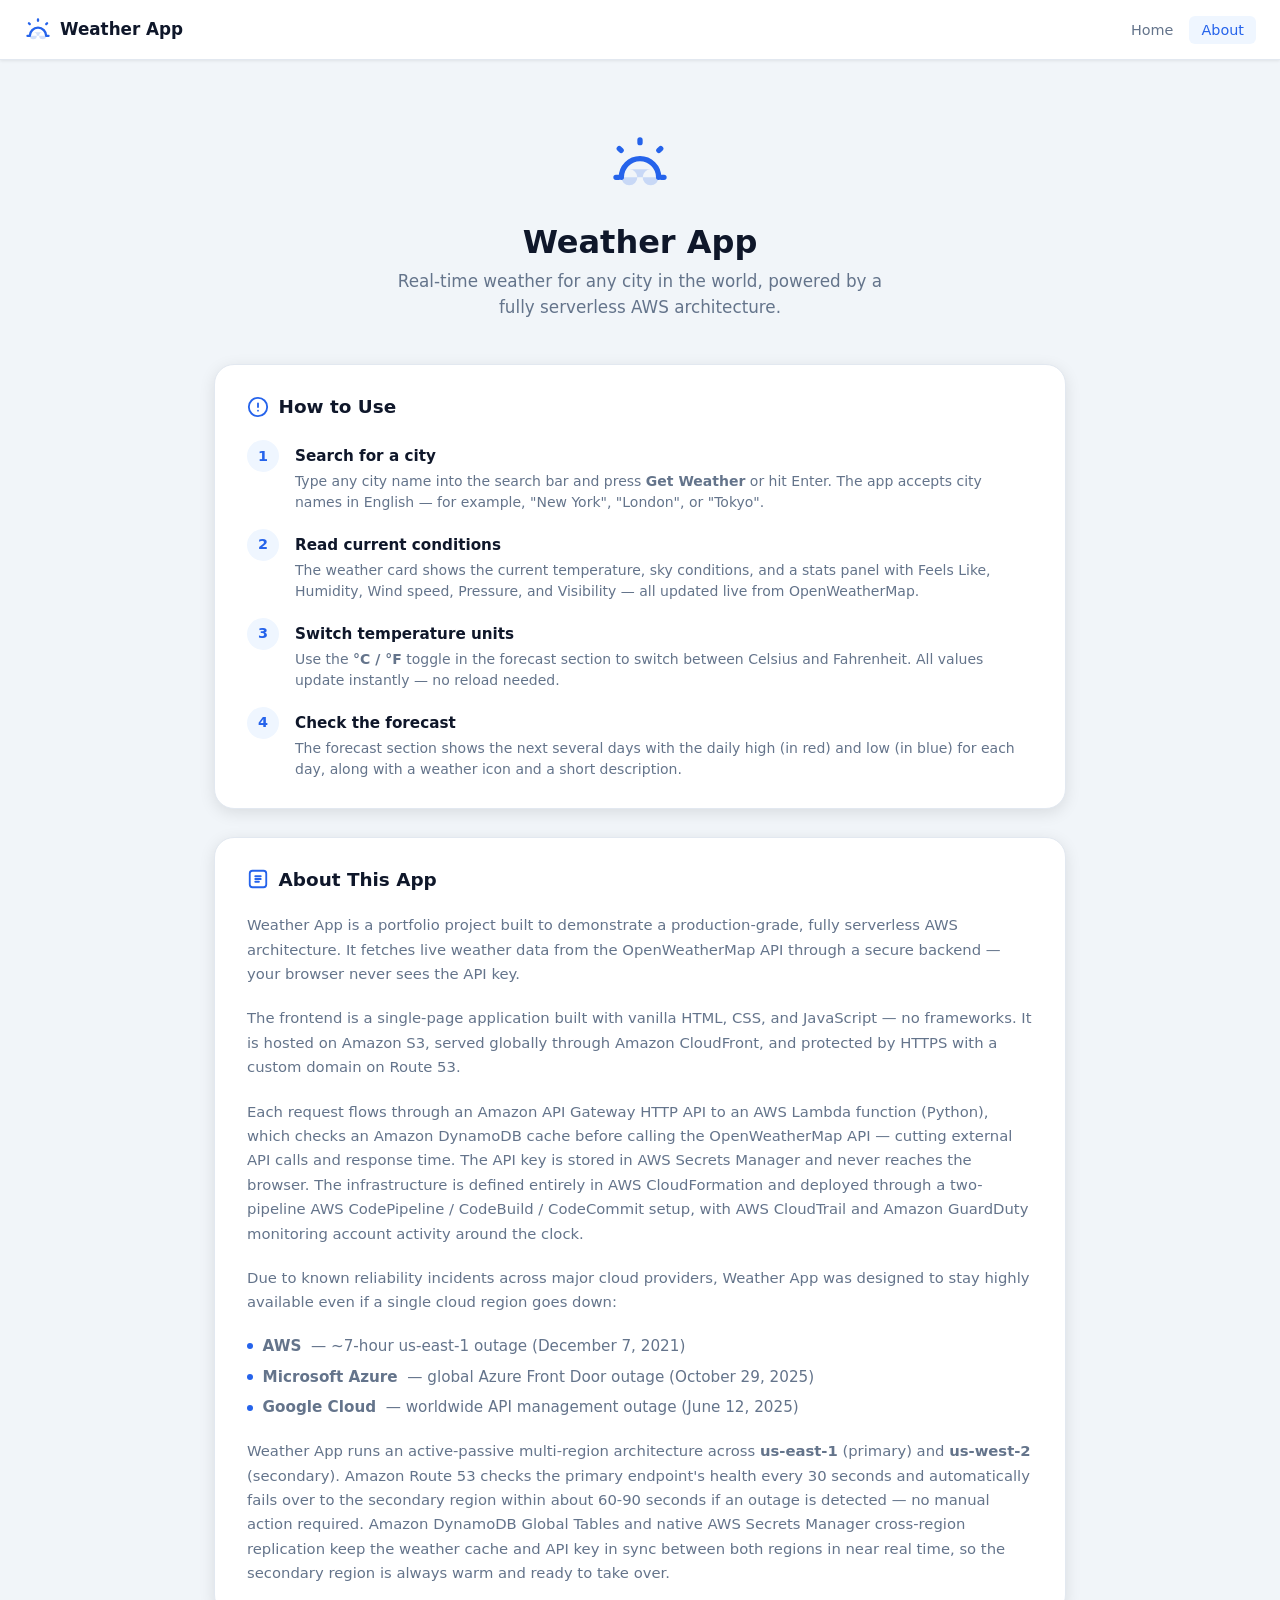
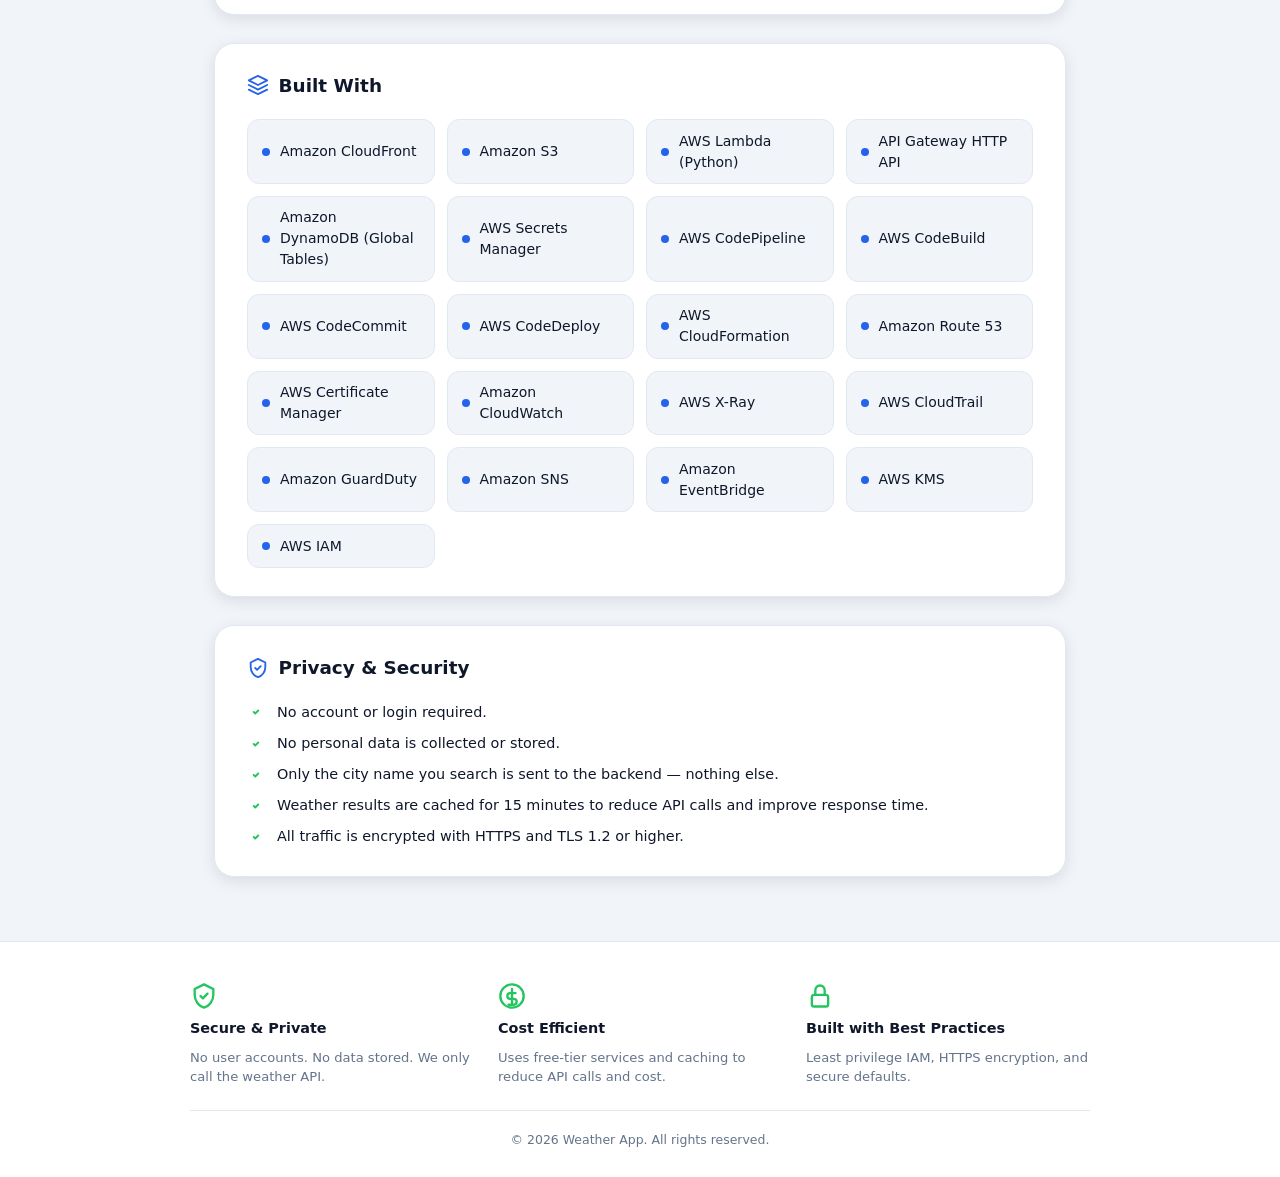
<file: frontend/about/index.html>
<!DOCTYPE html>
<html lang="en">
<head>
  <meta charset="UTF-8" />
  <meta name="viewport" content="width=device-width, initial-scale=1.0" />
  <meta name="description" content="About the Weather App — how it works and how to use it." />

  <meta http-equiv="Content-Security-Policy"
    content="
      default-src 'self';
      script-src  'self';
      style-src   'self' https://fonts.googleapis.com;
      font-src    'self' https://fonts.gstatic.com;
      img-src     'self' data:;
      connect-src 'self';
    " />

  <title>About — Weather App</title>
  <link rel="preconnect" href="https://fonts.googleapis.com" />
  <link rel="preconnect" href="https://fonts.gstatic.com" crossorigin />
  <link href="https://fonts.googleapis.com/css2?family=Inter:wght@400;500;600;700&display=swap" rel="stylesheet" />
  <link rel="stylesheet" href="../css/styles.css" />
</head>
<body>

  <!-- ── Navigation ──────────────────────────────────────────────────────── -->
  <header class="nav" role="banner">
    <a href="/" class="nav__brand" aria-label="Weather App home">
      <svg class="nav__logo" viewBox="0 0 24 24" fill="none" aria-hidden="true">
        <path d="M3 17h1m16 0h1M12 3v1m-7.07 2.93-.71-.71M19.07 6.93l.71-.71M5 17a7 7 0 0 1 14 0" stroke="currentColor" stroke-width="2" stroke-linecap="round"/>
        <path d="M5 17h14a3 3 0 1 1-3-3H8a3 3 0 1 1-3 3Z" fill="currentColor" opacity=".2"/>
      </svg>
      <span class="nav__title">Weather App</span>
    </a>
    <nav aria-label="Main navigation">
      <ul class="nav__links" role="list">
        <li><a href="/" class="nav__link">Home</a></li>
        <li><a href="/about/" class="nav__link nav__link--active" aria-current="page">About</a></li>
      </ul>
    </nav>
  </header>

  <!-- ── Main content ─────────────────────────────────────────────────────── -->
  <main class="main" id="main-content">

    <!-- Hero -->
    <div class="about-hero">
      <svg class="about-hero__icon" viewBox="0 0 24 24" fill="none" aria-hidden="true">
        <path d="M3 17h1m16 0h1M12 3v1m-7.07 2.93-.71-.71M19.07 6.93l.71-.71M5 17a7 7 0 0 1 14 0" stroke="currentColor" stroke-width="2" stroke-linecap="round"/>
        <path d="M5 17h14a3 3 0 1 1-3-3H8a3 3 0 1 1-3 3Z" fill="currentColor" opacity=".2"/>
      </svg>
      <h1 class="about-hero__title">Weather App</h1>
      <p class="about-hero__subtitle">
        Real-time weather for any city in the world, powered by a fully serverless AWS architecture.
      </p>
    </div>

    <!-- How to use -->
    <section class="about-section" aria-labelledby="how-to-use">
      <h2 class="about-section__title" id="how-to-use">
        <svg class="about-section__title-icon" viewBox="0 0 24 24" fill="none" aria-hidden="true">
          <circle cx="12" cy="12" r="10" stroke="currentColor" stroke-width="2"/>
          <path d="M12 8v4m0 4h.01" stroke="currentColor" stroke-width="2" stroke-linecap="round"/>
        </svg>
        How to Use
      </h2>
      <ol class="steps" role="list">
        <li class="step">
          <span class="step__number" aria-hidden="true">1</span>
          <div class="step__body">
            <p class="step__label">Search for a city</p>
            <p class="step__desc">Type any city name into the search bar and press <strong>Get Weather</strong> or hit Enter. The app accepts city names in English — for example, "New York", "London", or "Tokyo".</p>
          </div>
        </li>
        <li class="step">
          <span class="step__number" aria-hidden="true">2</span>
          <div class="step__body">
            <p class="step__label">Read current conditions</p>
            <p class="step__desc">The weather card shows the current temperature, sky conditions, and a stats panel with Feels Like, Humidity, Wind speed, Pressure, and Visibility — all updated live from OpenWeatherMap.</p>
          </div>
        </li>
        <li class="step">
          <span class="step__number" aria-hidden="true">3</span>
          <div class="step__body">
            <p class="step__label">Switch temperature units</p>
            <p class="step__desc">Use the <strong>°C / °F</strong> toggle in the forecast section to switch between Celsius and Fahrenheit. All values update instantly — no reload needed.</p>
          </div>
        </li>
        <li class="step">
          <span class="step__number" aria-hidden="true">4</span>
          <div class="step__body">
            <p class="step__label">Check the forecast</p>
            <p class="step__desc">The forecast section shows the next several days with the daily high (in red) and low (in blue) for each day, along with a weather icon and a short description.</p>
          </div>
        </li>
      </ol>
    </section>

    <!-- About the app -->
    <section class="about-section" aria-labelledby="about-app">
      <h2 class="about-section__title" id="about-app">
        <svg class="about-section__title-icon" viewBox="0 0 24 24" fill="none" aria-hidden="true">
          <rect x="3" y="3" width="18" height="18" rx="3" stroke="currentColor" stroke-width="2"/>
          <path d="M9 9h6M9 12h6M9 15h4" stroke="currentColor" stroke-width="2" stroke-linecap="round"/>
        </svg>
        About This App
      </h2>
      <p class="about-section__body">
        Weather App is a portfolio project built to demonstrate a production-grade, fully serverless AWS architecture. It fetches live weather data from the OpenWeatherMap API through a secure backend — your browser never sees the API key.
      </p>
      <p class="about-section__body">
        The frontend is a single-page application built with vanilla HTML, CSS, and JavaScript — no frameworks. It is hosted on Amazon S3, served globally through Amazon CloudFront, and protected by HTTPS with a custom domain on Route 53.
      </p>
      <p class="about-section__body">
        Each request flows through an Amazon API Gateway HTTP API to an AWS Lambda function (Python), which checks an Amazon DynamoDB cache before calling the OpenWeatherMap API — cutting external API calls and response time. The API key is stored in AWS Secrets Manager and never reaches the browser. The infrastructure is defined entirely in AWS CloudFormation and deployed through a two-pipeline AWS CodePipeline / CodeBuild / CodeCommit setup, with AWS CloudTrail and Amazon GuardDuty monitoring account activity around the clock.
      </p>
      <p class="about-section__body">
        Due to known reliability incidents across major cloud providers, Weather App was designed to stay highly available even if a single cloud region goes down:
      </p>
      <ul class="outage-list" role="list">
        <li class="outage-item"><span class="outage-item__dot"></span><strong>AWS</strong> — ~7-hour us-east-1 outage (December 7, 2021)</li>
        <li class="outage-item"><span class="outage-item__dot"></span><strong>Microsoft Azure</strong> — global Azure Front Door outage (October 29, 2025)</li>
        <li class="outage-item"><span class="outage-item__dot"></span><strong>Google Cloud</strong> — worldwide API management outage (June 12, 2025)</li>
      </ul>
      <p class="about-section__body">
        Weather App runs an active-passive multi-region architecture across <strong>us-east-1</strong> (primary) and <strong>us-west-2</strong> (secondary). Amazon Route 53 checks the primary endpoint's health every 30 seconds and automatically fails over to the secondary region within about 60-90 seconds if an outage is detected — no manual action required. Amazon DynamoDB Global Tables and native AWS Secrets Manager cross-region replication keep the weather cache and API key in sync between both regions in near real time, so the secondary region is always warm and ready to take over.
      </p>
    </section>

    <!-- Tech stack -->
    <section class="about-section" aria-labelledby="tech-stack">
      <h2 class="about-section__title" id="tech-stack">
        <svg class="about-section__title-icon" viewBox="0 0 24 24" fill="none" aria-hidden="true">
          <path d="M12 2L2 7l10 5 10-5-10-5ZM2 17l10 5 10-5M2 12l10 5 10-5" stroke="currentColor" stroke-width="2" stroke-linecap="round" stroke-linejoin="round"/>
        </svg>
        Built With
      </h2>
      <div class="tech-grid">
        <div class="tech-item"><span class="tech-item__dot"></span>Amazon CloudFront</div>
        <div class="tech-item"><span class="tech-item__dot"></span>Amazon S3</div>
        <div class="tech-item"><span class="tech-item__dot"></span>AWS Lambda (Python)</div>
        <div class="tech-item"><span class="tech-item__dot"></span>API Gateway HTTP API</div>
        <div class="tech-item"><span class="tech-item__dot"></span>Amazon DynamoDB (Global Tables)</div>
        <div class="tech-item"><span class="tech-item__dot"></span>AWS Secrets Manager</div>
        <div class="tech-item"><span class="tech-item__dot"></span>AWS CodePipeline</div>
        <div class="tech-item"><span class="tech-item__dot"></span>AWS CodeBuild</div>
        <div class="tech-item"><span class="tech-item__dot"></span>AWS CodeCommit</div>
        <div class="tech-item"><span class="tech-item__dot"></span>AWS CodeDeploy</div>
        <div class="tech-item"><span class="tech-item__dot"></span>AWS CloudFormation</div>
        <div class="tech-item"><span class="tech-item__dot"></span>Amazon Route 53</div>
        <div class="tech-item"><span class="tech-item__dot"></span>AWS Certificate Manager</div>
        <div class="tech-item"><span class="tech-item__dot"></span>Amazon CloudWatch</div>
        <div class="tech-item"><span class="tech-item__dot"></span>AWS X-Ray</div>
        <div class="tech-item"><span class="tech-item__dot"></span>AWS CloudTrail</div>
        <div class="tech-item"><span class="tech-item__dot"></span>Amazon GuardDuty</div>
        <div class="tech-item"><span class="tech-item__dot"></span>Amazon SNS</div>
        <div class="tech-item"><span class="tech-item__dot"></span>Amazon EventBridge</div>
        <div class="tech-item"><span class="tech-item__dot"></span>AWS KMS</div>
        <div class="tech-item"><span class="tech-item__dot"></span>AWS IAM</div>
      </div>
    </section>

    <!-- Privacy -->
    <section class="about-section" aria-labelledby="privacy">
      <h2 class="about-section__title" id="privacy">
        <svg class="about-section__title-icon" viewBox="0 0 24 24" fill="none" aria-hidden="true">
          <path d="M12 2L4 6v5c0 5.25 3.5 9.74 8 11 4.5-1.26 8-5.75 8-11V6L12 2Z" stroke="currentColor" stroke-width="2" stroke-linejoin="round"/>
          <path d="M9 12l2 2 4-4" stroke="currentColor" stroke-width="2" stroke-linecap="round" stroke-linejoin="round"/>
        </svg>
        Privacy &amp; Security
      </h2>
      <div class="privacy-list">
        <div class="privacy-item">
          <svg class="privacy-item__icon" viewBox="0 0 24 24" fill="none" aria-hidden="true">
            <path d="M9 12l2 2 4-4" stroke="currentColor" stroke-width="2.5" stroke-linecap="round" stroke-linejoin="round"/>
          </svg>
          No account or login required.
        </div>
        <div class="privacy-item">
          <svg class="privacy-item__icon" viewBox="0 0 24 24" fill="none" aria-hidden="true">
            <path d="M9 12l2 2 4-4" stroke="currentColor" stroke-width="2.5" stroke-linecap="round" stroke-linejoin="round"/>
          </svg>
          No personal data is collected or stored.
        </div>
        <div class="privacy-item">
          <svg class="privacy-item__icon" viewBox="0 0 24 24" fill="none" aria-hidden="true">
            <path d="M9 12l2 2 4-4" stroke="currentColor" stroke-width="2.5" stroke-linecap="round" stroke-linejoin="round"/>
          </svg>
          Only the city name you search is sent to the backend — nothing else.
        </div>
        <div class="privacy-item">
          <svg class="privacy-item__icon" viewBox="0 0 24 24" fill="none" aria-hidden="true">
            <path d="M9 12l2 2 4-4" stroke="currentColor" stroke-width="2.5" stroke-linecap="round" stroke-linejoin="round"/>
          </svg>
          Weather results are cached for 15 minutes to reduce API calls and improve response time.
        </div>
        <div class="privacy-item">
          <svg class="privacy-item__icon" viewBox="0 0 24 24" fill="none" aria-hidden="true">
            <path d="M9 12l2 2 4-4" stroke="currentColor" stroke-width="2.5" stroke-linecap="round" stroke-linejoin="round"/>
          </svg>
          All traffic is encrypted with HTTPS and TLS 1.2 or higher.
        </div>
      </div>
    </section>

  </main>

  <!-- ── Footer ───────────────────────────────────────────────────────────── -->
  <footer class="site-footer" role="contentinfo">
    <div class="footer-cards">

      <div class="footer-card">
        <svg class="footer-card__icon" viewBox="0 0 24 24" fill="none" aria-hidden="true">
          <path d="M12 2L4 6v5c0 5.25 3.5 9.74 8 11 4.5-1.26 8-5.75 8-11V6L12 2Z" stroke="currentColor" stroke-width="2" stroke-linejoin="round"/>
          <path d="M9 12l2 2 4-4" stroke="currentColor" stroke-width="2" stroke-linecap="round" stroke-linejoin="round"/>
        </svg>
        <h3 class="footer-card__title">Secure &amp; Private</h3>
        <p class="footer-card__text">No user accounts. No data stored. We only call the weather API.</p>
      </div>

      <div class="footer-card">
        <svg class="footer-card__icon" viewBox="0 0 24 24" fill="none" aria-hidden="true">
          <circle cx="12" cy="12" r="10" stroke="currentColor" stroke-width="2"/>
          <path d="M12 6v12M15 9.5H10.5a2.5 2.5 0 0 0 0 5h3a2.5 2.5 0 0 1 0 5H9" stroke="currentColor" stroke-width="2" stroke-linecap="round"/>
        </svg>
        <h3 class="footer-card__title">Cost Efficient</h3>
        <p class="footer-card__text">Uses free-tier services and caching to reduce API calls and cost.</p>
      </div>

      <div class="footer-card">
        <svg class="footer-card__icon" viewBox="0 0 24 24" fill="none" aria-hidden="true">
          <rect x="5" y="11" width="14" height="10" rx="2" stroke="currentColor" stroke-width="2"/>
          <path d="M8 11V7a4 4 0 1 1 8 0v4" stroke="currentColor" stroke-width="2" stroke-linecap="round"/>
        </svg>
        <h3 class="footer-card__title">Built with Best Practices</h3>
        <p class="footer-card__text">Least privilege IAM, HTTPS encryption, and secure defaults.</p>
      </div>

    </div>

    <p class="footer-copy">© 2026 Weather App. All rights reserved.</p>
  </footer>

</body>
</html>
</file>
<file: frontend/css/styles.css>
/* ═══════════════════════════════════════════════════════════════════════════
   Weather App — Stylesheet
   Design: clean white cards on light grey canvas, Inter font, blue accent.
   ═══════════════════════════════════════════════════════════════════════════ */

/* ── Custom properties ───────────────────────────────────────────────────── */
:root {
  --color-bg:          #f1f5f9;
  --color-surface:     #ffffff;
  --color-border:      #e2e8f0;
  --color-text:        #0f172a;
  --color-text-muted:  #64748b;
  --color-accent:      #2563eb;
  --color-accent-dark: #1d4ed8;
  --color-accent-bg:   #eff6ff;
  --color-error:       #dc2626;
  --color-error-bg:    #fef2f2;

  --radius-sm:   6px;
  --radius-md:   12px;
  --radius-lg:   20px;

  --shadow-sm:  0 1px 3px rgba(0, 0, 0, .08);
  --shadow-md:  0 4px 16px rgba(0, 0, 0, .10);
  --shadow-lg:  0 8px 32px rgba(0, 0, 0, .12);

  --font-sans:  'Inter', system-ui, -apple-system, sans-serif;

  --max-width:  900px;
  --nav-height: 60px;
}

/* ── Reset & base ────────────────────────────────────────────────────────── */

/* Guarantee [hidden] always wins over class-level display (Safari omits !important in UA sheet) */
[hidden] { display: none !important; }

*, *::before, *::after {
  box-sizing: border-box;
  margin: 0;
  padding: 0;
}

html {
  scroll-behavior: smooth;
  -webkit-text-size-adjust: 100%;
}

body {
  font-family: var(--font-sans);
  background: var(--color-bg);
  color: var(--color-text);
  min-height: 100dvh;
  display: flex;
  flex-direction: column;
  line-height: 1.5;
}

img { display: block; max-width: 100%; }

a { color: var(--color-accent); text-decoration: none; }
a:hover { text-decoration: underline; }
a:focus-visible {
  outline: 2px solid var(--color-accent);
  outline-offset: 3px;
  border-radius: 3px;
}

button:focus-visible {
  outline: 2px solid var(--color-accent);
  outline-offset: 3px;
}

/* Screen-reader only utility */
.sr-only {
  position: absolute;
  width: 1px; height: 1px;
  padding: 0; margin: -1px;
  overflow: hidden;
  clip: rect(0, 0, 0, 0);
  white-space: nowrap;
  border-width: 0;
}

/* ── Navigation ──────────────────────────────────────────────────────────── */
.nav {
  position: sticky;
  top: 0;
  z-index: 100;
  height: var(--nav-height);
  background: var(--color-surface);
  border-bottom: 1px solid var(--color-border);
  box-shadow: var(--shadow-sm);
  display: flex;
  align-items: center;
  justify-content: space-between;
  padding: 0 1.5rem;
  gap: 1rem;
}

.nav__brand {
  display: flex;
  align-items: center;
  gap: .5rem;
  color: var(--color-text);
  font-weight: 700;
  font-size: 1.05rem;
  text-decoration: none;
}

.nav__logo {
  width: 28px;
  height: 28px;
  color: var(--color-accent);
  flex-shrink: 0;
}

.nav__links {
  list-style: none;
  display: flex;
  gap: .25rem;
}

.nav__link {
  padding: .375rem .75rem;
  border-radius: var(--radius-sm);
  font-size: .9rem;
  font-weight: 500;
  color: var(--color-text-muted);
  text-decoration: none;
  transition: color .15s, background .15s;
}

.nav__link:hover,
.nav__link--active {
  color: var(--color-accent);
  background: var(--color-accent-bg);
  text-decoration: none;
}

/* ── Main layout ─────────────────────────────────────────────────────────── */
.main {
  flex: 1;
  max-width: var(--max-width);
  width: 100%;
  margin: 0 auto;
  padding: 2.5rem 1.5rem 4rem;
  display: flex;
  flex-direction: column;
  gap: 1.75rem;
}

/* ── Search section ──────────────────────────────────────────────────────── */
.search-section {
  display: flex;
  flex-direction: column;
  align-items: center;
  gap: .75rem;
}

.search-form {
  display: flex;
  gap: .75rem;
  width: 100%;
  max-width: 600px;
}

.search-input-wrap {
  position: relative;
  flex: 1;
}

.search-icon {
  position: absolute;
  left: .85rem;
  top: 50%;
  transform: translateY(-50%);
  width: 18px;
  height: 18px;
  color: var(--color-text-muted);
  pointer-events: none;
}

/* ── Location button (inside search input wrap) ──────────────────────────── */
.locate-btn {
  position: absolute;
  left: 0;
  top: 0;
  bottom: 0;
  width: 44px;
  display: flex;
  align-items: center;
  justify-content: center;
  background: transparent;
  border: none;
  border-radius: var(--radius-md) 0 0 var(--radius-md);
  color: var(--color-text-muted);
  cursor: pointer;
  transition: color .15s, background .15s;
  padding: 0;
}

.locate-btn svg {
  width: 18px;
  height: 18px;
  pointer-events: none;
}

.locate-btn:hover {
  color: var(--color-accent);
  background: var(--color-accent-bg);
}

.locate-btn:focus-visible {
  outline: 2px solid var(--color-accent);
  outline-offset: -2px;
  border-radius: var(--radius-md) 0 0 var(--radius-md);
}

.locate-btn--loading {
  animation: locate-pulse .9s ease-in-out infinite;
}

@keyframes locate-pulse {
  0%, 100% { opacity: 1; }
  50%       { opacity: .35; }
}

.search-input {
  width: 100%;
  height: 48px;
  padding: 0 2.5rem 0 2.75rem;
  border: 1.5px solid var(--color-border);
  border-radius: var(--radius-md);
  font-size: 1rem;
  font-family: var(--font-sans);
  color: var(--color-text);
  background: var(--color-surface);
  transition: border-color .15s, box-shadow .15s;
}

.search-input::placeholder { color: var(--color-text-muted); }

.search-input:focus {
  outline: none;
  border-color: var(--color-accent);
  box-shadow: 0 0 0 3px rgba(37, 99, 235, .15);
}

.search-input.is-invalid {
  border-color: var(--color-error);
  box-shadow: 0 0 0 3px rgba(220, 38, 38, .12);
}

/* ── Clear button (inside search input wrap) ─────────────────────────────── */
.clear-input-btn {
  position: absolute;
  right: 6px;
  top: 50%;
  transform: translateY(-50%);
  width: 32px;
  height: 32px;
  display: flex;
  align-items: center;
  justify-content: center;
  background: transparent;
  border: none;
  border-radius: 50%;
  color: var(--color-text-muted);
  cursor: pointer;
  padding: 0;
  transition: color .15s, background .15s;
}

.clear-input-btn svg {
  width: 16px;
  height: 16px;
  pointer-events: none;
}

.clear-input-btn:hover {
  color: var(--color-text);
  background: var(--color-bg);
}

.clear-input-btn:focus-visible {
  outline: 2px solid var(--color-accent);
  outline-offset: 1px;
}

/* ── Suggestions dropdown (search-box autocomplete) ──────────────────────── */
.suggestions-list {
  position: absolute;
  top: calc(100% + 6px);
  left: 0;
  right: 0;
  z-index: 20;
  margin: 0;
  padding: .4rem;
  list-style: none;
  max-height: 320px;
  overflow-y: auto;
  background: var(--color-surface);
  border: 1px solid var(--color-border);
  border-radius: var(--radius-md);
  box-shadow: var(--shadow-lg);
}

.suggestion-item {
  display: flex;
  align-items: center;
  gap: .65rem;
  padding: .6rem .65rem;
  border-radius: var(--radius-sm);
  cursor: pointer;
}

.suggestion-item:hover,
.suggestion-item.suggestion-item--active {
  background: var(--color-accent-bg);
}

.suggestion-item__icon {
  flex-shrink: 0;
  width: 18px;
  height: 18px;
  color: var(--color-text-muted);
}

.suggestion-item__text {
  display: flex;
  flex-direction: column;
  min-width: 0;
}

.suggestion-item__name {
  font-size: .9rem;
  font-weight: 600;
  color: var(--color-text);
  white-space: nowrap;
  overflow: hidden;
  text-overflow: ellipsis;
}

.suggestion-item__meta {
  font-size: .78rem;
  color: var(--color-text-muted);
  white-space: nowrap;
  overflow: hidden;
  text-overflow: ellipsis;
}

.suggestion-item--empty {
  cursor: default;
  color: var(--color-text-muted);
  font-size: .85rem;
  padding: .6rem .65rem;
}

.suggestion-item--empty:hover { background: none; }

.search-attribution {
  font-size: .8rem;
  color: var(--color-text-muted);
}

/* ── Buttons ─────────────────────────────────────────────────────────────── */
.btn {
  display: inline-flex;
  align-items: center;
  justify-content: center;
  gap: .4rem;
  height: 48px;
  padding: 0 1.5rem;
  border: none;
  border-radius: var(--radius-md);
  font-size: .95rem;
  font-family: var(--font-sans);
  font-weight: 600;
  cursor: pointer;
  white-space: nowrap;
  transition: background .15s, box-shadow .15s, transform .1s;
  user-select: none;
}

.btn:active { transform: scale(.98); }

.btn--primary {
  background: var(--color-accent);
  color: #fff;
  box-shadow: var(--shadow-sm);
}

.btn--primary:hover {
  background: var(--color-accent-dark);
  box-shadow: var(--shadow-md);
}

.btn--primary:disabled {
  opacity: .65;
  cursor: not-allowed;
}

/* ── Loading state ───────────────────────────────────────────────────────── */
.loading {
  display: flex;
  flex-direction: column;
  align-items: center;
  gap: 1rem;
  padding: 3rem 0;
  color: var(--color-text-muted);
  font-size: .95rem;
}

.loading__spinner {
  width: 40px;
  height: 40px;
  border: 3px solid var(--color-border);
  border-top-color: var(--color-accent);
  border-radius: 50%;
  animation: spin .8s linear infinite;
}

@keyframes spin { to { transform: rotate(360deg); } }

/* ── Error card ──────────────────────────────────────────────────────────── */
.error-card {
  display: flex;
  align-items: center;
  gap: .75rem;
  padding: 1rem 1.25rem;
  background: var(--color-error-bg);
  border: 1px solid #fecaca;
  border-radius: var(--radius-md);
  color: var(--color-error);
}

.error-card__icon {
  width: 22px;
  height: 22px;
  flex-shrink: 0;
}

.error-card__message {
  font-size: .95rem;
  font-weight: 500;
}

/* ── Current weather card ────────────────────────────────────────────────── */
.weather-card {
  background: var(--color-surface);
  border: 1px solid var(--color-border);
  border-radius: var(--radius-lg);
  padding: 1.75rem 2rem;
  box-shadow: var(--shadow-md);
}

.weather-card__header {
  margin-bottom: 1.5rem;
}

.weather-card__city {
  font-size: 1.75rem;
  font-weight: 700;
  line-height: 1.2;
}

.weather-card__date {
  margin-top: .25rem;
  font-size: .9rem;
  color: var(--color-text-muted);
}

.weather-card__body {
  display: flex;
  gap: 2rem;
  align-items: center;
  justify-content: space-between;
}

/* Left column — icon on left, temp+desc on right */
.weather-card__main {
  display: flex;
  flex-direction: row;
  align-items: center;
  gap: 1rem;
}

.weather-card__main-info {
  display: flex;
  flex-direction: column;
  align-items: flex-start;
  gap: .2rem;
}

.weather-card__icon {
  width: 112px;
  height: 112px;
  object-fit: contain;
}

.weather-card__temp-wrap {
  display: flex;
  align-items: flex-start;
  line-height: 1;
}

.weather-card__temp {
  font-size: 3.5rem;
  font-weight: 700;
  letter-spacing: -2px;
}

.weather-card__unit {
  font-size: 1.5rem;
  font-weight: 600;
  margin-top: .4rem;
  color: var(--color-text-muted);
}

.weather-card__desc {
  font-size: 1rem;
  font-weight: 500;
  color: var(--color-text-muted);
  text-transform: capitalize;
  text-align: left;
}

/* Right column — stats vertical list */
.weather-card__stats {
  display: flex;
  flex-direction: column;
  gap: .5rem;
  flex: 0 0 45%;
  min-width: 0;
}

.stat {
  display: flex;
  flex-direction: row;
  align-items: center;
  gap: .75rem;
  padding: .6rem 1rem;
  background: var(--color-bg);
  border-radius: var(--radius-md);
  border: 1px solid var(--color-border);
}

.stat__icon {
  width: 18px;
  height: 18px;
  color: var(--color-accent);
  flex-shrink: 0;
}

.stat__label {
  font-size: .8rem;
  font-weight: 600;
  text-transform: uppercase;
  letter-spacing: .04em;
  color: var(--color-text-muted);
  flex: 1;
}

.stat__value {
  font-size: .95rem;
  font-weight: 700;
  color: var(--color-text);
}

/* ── 7-Day Forecast ──────────────────────────────────────────────────────── */
.forecast-section {
  background: var(--color-surface);
  border: 1px solid var(--color-border);
  border-radius: var(--radius-lg);
  padding: 1.5rem 2rem;
  box-shadow: var(--shadow-md);
}

.forecast-header {
  display: flex;
  align-items: center;
  justify-content: space-between;
  margin-bottom: 1.25rem;
}

.forecast-title {
  font-size: 1.1rem;
  font-weight: 700;
}

/* C/F toggle */
.unit-toggle {
  display: flex;
  border: 1.5px solid var(--color-border);
  border-radius: var(--radius-sm);
  overflow: hidden;
}

.unit-btn {
  display: flex;
  align-items: center;
  min-height: 44px;
  padding: 0 .85rem;
  border: none;
  background: transparent;
  font-size: .85rem;
  font-family: var(--font-sans);
  font-weight: 600;
  color: var(--color-text-muted);
  cursor: pointer;
  transition: background .15s, color .15s;
}

.unit-btn--active {
  background: var(--color-accent);
  color: #fff;
}

.forecast-grid {
  display: grid;
  grid-template-columns: repeat(auto-fit, minmax(90px, 1fr));
  gap: .5rem;
}

/* Individual forecast card */
.forecast-card {
  display: flex;
  flex-direction: column;
  align-items: center;
  gap: .35rem;
  padding: 1rem .75rem;
  background: var(--color-bg);
  border-radius: var(--radius-md);
  border: 1px solid var(--color-border);
  text-align: center;
  cursor: pointer;
  transition: border-color .15s, box-shadow .15s;
}

.forecast-card:hover {
  border-color: var(--color-accent);
}

.forecast-card--expanded {
  border-color: var(--color-accent);
  box-shadow: 0 0 0 2px rgba(37, 99, 235, .15);
}

.forecast-card__day {
  font-size: .8rem;
  font-weight: 700;
  text-transform: uppercase;
  letter-spacing: .05em;
  color: var(--color-text-muted);
}

.forecast-card__icon {
  width: 52px;
  height: 52px;
  object-fit: contain;
}

.forecast-card__temp {
  font-size: .9rem;
  font-weight: 700;
}

.forecast-high { color: #DC2626; }
.forecast-low  { color: #3B82F6; }

.forecast-card__desc {
  font-size: .72rem;
  color: var(--color-text-muted);
  text-transform: capitalize;
  line-height: 1.3;
}

.forecast-card__meta {
  font-size: .68rem;
  font-weight: 600;
  color: var(--color-text-muted);
  letter-spacing: .02em;
}

/* ── Forecast card header + chevron ──────────────────────────────────────── */
.forecast-card__header {
  display: flex;
  align-items: center;
  justify-content: space-between;
  width: 100%;
}

/* CSS-only chevron using border trick — no image required, CSP-safe */
.forecast-card__chevron {
  display: inline-block;
  width: 8px;
  height: 8px;
  border-right: 2px solid currentColor;
  border-bottom: 2px solid currentColor;
  transform: rotate(45deg) translateY(-2px);
  transition: transform .25s ease;
  color: var(--color-text-muted);
  flex-shrink: 0;
}

.forecast-card--expanded .forecast-card__chevron {
  transform: rotate(-135deg) translateY(-2px);
}

/* ── Hourly strip — WU-style table ───────────────────────────────────────── */
.hourly-strip {
  margin-top: 1.5rem;
  padding-top: 1.25rem;
  border-top: 1px solid var(--color-border);
}

.hourly-strip__label {
  font-size: .82rem;
  font-weight: 700;
  color: var(--color-text-muted);
  text-transform: uppercase;
  letter-spacing: .06em;
  margin-bottom: .75rem;
}

.hourly-strip__empty {
  font-size: .88rem;
  color: var(--color-text-muted);
  font-style: italic;
}

/* Scrollable wrapper so the table shrinks gracefully on narrow viewports */
.hourly-table-wrap {
  overflow-x: auto;
  border: 1px solid var(--color-border);
  border-radius: var(--radius-md);
  scrollbar-width: thin;
  scrollbar-color: var(--color-border) transparent;
}

.hourly-table-wrap::-webkit-scrollbar { height: 4px; }
.hourly-table-wrap::-webkit-scrollbar-thumb {
  background: var(--color-border);
  border-radius: 2px;
}

.hourly-table {
  width: 100%;
  min-width: 520px;
  border-collapse: collapse;
  font-size: .88rem;
  font-family: var(--font-sans);
}

/* Header */
.hourly-table thead tr {
  background: var(--color-accent);
  color: #fff;
}

.hourly-table th {
  padding: .6rem 1rem;
  font-size: .72rem;
  font-weight: 700;
  text-transform: uppercase;
  letter-spacing: .07em;
  text-align: left;
  white-space: nowrap;
}

/* Body rows */
.hourly-table tbody tr {
  border-bottom: 1px solid var(--color-border);
  transition: background .1s;
}

.hourly-table tbody tr:last-child { border-bottom: none; }

.hourly-table tbody tr:nth-child(even) { background: var(--color-bg); }

.hourly-table tbody tr:hover { background: var(--color-accent-bg); }

.hourly-table td {
  padding: .45rem 1rem;
  vertical-align: middle;
}

/* Cell types */
.ht__time {
  font-size: .85rem;
  font-weight: 700;
  color: var(--color-text);
  white-space: nowrap;
  min-width: 72px;
}

.ht__cond {
  display: flex;
  align-items: center;
  gap: .5rem;
}

.ht__icon {
  width: 40px;
  height: 40px;
  object-fit: contain;
  flex-shrink: 0;
}

.ht__desc {
  font-size: .85rem;
  color: var(--color-text);
  text-transform: capitalize;
  white-space: nowrap;
}

.ht__temp {
  font-size: .92rem;
  font-weight: 700;
  color: var(--color-text);
  white-space: nowrap;
}

.ht__feel {
  font-size: .88rem;
  color: var(--color-text-muted);
  white-space: nowrap;
}

.ht__humidity {
  font-size: .88rem;
  color: var(--color-text-muted);
  white-space: nowrap;
}

.ht__wind {
  font-size: .85rem;
  font-weight: 600;
  color: var(--color-text);
  white-space: nowrap;
}

.ht__pop {
  font-size: .88rem;
  font-weight: 600;
  color: #3B82F6;
  white-space: nowrap;
}

.ht__precip {
  font-size: .88rem;
  color: var(--color-text-muted);
  white-space: nowrap;
}

.ht__pressure {
  font-size: .88rem;
  color: var(--color-text-muted);
  white-space: nowrap;
}

/* ── Air Quality (collapsible EPA gauge widget) ──────────────────────────── */
.aqi-toggle {
  width: 100%;
  background: none;
  border: none;
  padding: 0;
  margin: 0;
  font: inherit;
  color: inherit;
  cursor: pointer;
  text-align: left;
}

.aqi-toggle__right {
  display: flex;
  align-items: center;
  gap: .75rem;
}

.aqi-toggle[aria-expanded="true"] .forecast-card__chevron {
  transform: rotate(-135deg) translateY(-2px);
}

.aqi-body {
  margin-top: 1.25rem;
  display: flex;
  align-items: center;
  gap: 2.5rem;
  flex-wrap: wrap;
}

.aqi-widget {
  display: flex;
  flex-direction: column;
  align-items: center;
  gap: .5rem;
  flex-shrink: 1;
  min-width: 0;
  max-width: 100%;
}

.aqi-widget svg {
  max-width: 100%;
  height: auto;
}

.aqi-widget__meta {
  display: flex;
  flex-direction: column;
  align-items: center;
  gap: .15rem;
  text-align: center;
  max-width: 320px;
}

.aqi-widget__pollutant {
  font-size: .9rem;
  font-weight: 600;
  color: var(--color-text);
}

.aqi-widget__timestamp {
  font-size: .8rem;
  color: var(--color-text-muted);
}

.aqi-widget__location {
  font-size: .85rem;
  color: var(--color-text-muted);
  margin-top: .1rem;
}

.aqi-legend {
  display: flex;
  flex-direction: column;
  gap: .45rem;
}

.aqi-legend__item {
  display: flex;
  align-items: center;
  gap: .5rem;
  font-size: .75rem;
  color: var(--color-text-muted);
}

/* Bigger elongated pill (not a small circle) — more visible color area
   for low-vision users than a plain 8px dot. */
.aqi-legend__dot {
  width: 22px;
  height: 11px;
  border-radius: 999px;
  flex-shrink: 0;
}

.aqi-legend__dot--good           { background: #22c55e; }
.aqi-legend__dot--moderate       { background: #eab308; }
.aqi-legend__dot--usg            { background: #f97316; }
.aqi-legend__dot--unhealthy      { background: #ef4444; }
.aqi-legend__dot--very-unhealthy { background: #a855f7; }
.aqi-legend__dot--hazardous      { background: #7f1d1d; }

.aqi-badge {
  display: inline-flex;
  align-items: center;
  gap: .4rem;
  padding: .2rem .65rem;
  border-radius: 999px;
  font-size: .8rem;
  font-weight: 700;
}

.aqi-badge__dot {
  width: 22px;
  height: 11px;
  border-radius: 999px;
  flex-shrink: 0;
}

.aqi-badge--good           { background: #dcfce7; color: #16a34a; }
.aqi-badge--good           .aqi-badge__dot { background: #22c55e; }

.aqi-badge--moderate       { background: #fef9c3; color: #a16207; }
.aqi-badge--moderate       .aqi-badge__dot { background: #eab308; }

.aqi-badge--usg            { background: #ffedd5; color: #c2410c; }
.aqi-badge--usg            .aqi-badge__dot { background: #f97316; }

.aqi-badge--unhealthy      { background: #fee2e2; color: #dc2626; }
.aqi-badge--unhealthy      .aqi-badge__dot { background: #ef4444; }

.aqi-badge--very-unhealthy { background: #f3e8ff; color: #9333ea; }
.aqi-badge--very-unhealthy .aqi-badge__dot { background: #a855f7; }

.aqi-badge--hazardous      { background: #f3e0e0; color: #7f1d1d; }
.aqi-badge--hazardous      .aqi-badge__dot { background: #7f1d1d; }

/* ── Footer ──────────────────────────────────────────────────────────────── */
.site-footer {
  background: var(--color-surface);
  border-top: 1px solid var(--color-border);
  padding: 2.5rem 1.5rem 1.75rem;
  margin-top: auto;
}

.footer-cards {
  max-width: var(--max-width);
  margin: 0 auto 1.5rem;
  display: grid;
  grid-template-columns: repeat(3, 1fr);
  gap: 1.5rem;
}

.footer-card {
  display: flex;
  flex-direction: column;
  align-items: flex-start;
  gap: .5rem;
}

.footer-card__icon {
  width: 28px;
  height: 28px;
  color: #22c55e;
}

.footer-card__title {
  font-size: .9rem;
  font-weight: 700;
}

.footer-card__text {
  font-size: .82rem;
  color: var(--color-text-muted);
  line-height: 1.45;
}

.footer-copy {
  max-width: var(--max-width);
  margin: 0 auto;
  text-align: center;
  font-size: .78rem;
  color: var(--color-text-muted);
  padding-top: 1.25rem;
  border-top: 1px solid var(--color-border);
}

/* ── About page ──────────────────────────────────────────────────────────── */
.about-hero {
  text-align: center;
  padding: 2rem 0 1rem;
}

.about-hero__icon {
  width: 64px;
  height: 64px;
  color: var(--color-accent);
  margin: 0 auto 1.25rem;
}

.about-hero__title {
  font-size: 2rem;
  font-weight: 700;
  line-height: 1.2;
  margin-bottom: .5rem;
}

.about-hero__subtitle {
  font-size: 1.05rem;
  color: var(--color-text-muted);
  max-width: 520px;
  margin: 0 auto;
}

.about-section {
  background: var(--color-surface);
  border: 1px solid var(--color-border);
  border-radius: var(--radius-lg);
  padding: 1.75rem 2rem;
  box-shadow: var(--shadow-md);
}

.about-section__title {
  font-size: 1.15rem;
  font-weight: 700;
  margin-bottom: 1.25rem;
  display: flex;
  align-items: center;
  gap: .6rem;
}

.about-section__title-icon {
  width: 22px;
  height: 22px;
  color: var(--color-accent);
  flex-shrink: 0;
}

.about-section__body {
  font-size: .925rem;
  color: var(--color-text-muted);
  line-height: 1.65;
  margin-bottom: 1.25rem;
}

.about-section__body:last-child { margin-bottom: 0; }

.steps {
  list-style: none;
  display: flex;
  flex-direction: column;
  gap: 1rem;
}

.step {
  display: flex;
  gap: 1rem;
  align-items: flex-start;
}

.step__number {
  width: 32px;
  height: 32px;
  border-radius: 50%;
  background: var(--color-accent-bg);
  color: var(--color-accent);
  font-weight: 700;
  font-size: .9rem;
  display: flex;
  align-items: center;
  justify-content: center;
  flex-shrink: 0;
}

.step__body { padding-top: .3rem; }

.step__label {
  font-weight: 600;
  font-size: .95rem;
  margin-bottom: .2rem;
}

.step__desc {
  font-size: .875rem;
  color: var(--color-text-muted);
  line-height: 1.5;
}

.tech-grid {
  display: grid;
  grid-template-columns: repeat(auto-fit, minmax(180px, 1fr));
  gap: .75rem;
}

.tech-item {
  display: flex;
  align-items: center;
  gap: .6rem;
  padding: .65rem .9rem;
  background: var(--color-bg);
  border: 1px solid var(--color-border);
  border-radius: var(--radius-md);
  font-size: .875rem;
  font-weight: 500;
}

.tech-item__dot {
  width: 8px;
  height: 8px;
  border-radius: 50%;
  background: var(--color-accent);
  flex-shrink: 0;
}

.outage-list {
  list-style: none;
  display: flex;
  flex-direction: column;
  gap: .5rem;
  margin-bottom: 1.25rem;
}

.outage-item {
  display: flex;
  align-items: flex-start;
  gap: .6rem;
  font-size: .95rem;
  color: var(--color-text-muted);
  line-height: 1.5;
}

.outage-item__dot {
  width: 6px;
  height: 6px;
  margin-top: .55em;
  border-radius: 50%;
  background: var(--color-accent);
  flex-shrink: 0;
}

.privacy-list {
  display: flex;
  flex-direction: column;
  gap: .6rem;
}

.privacy-item {
  display: flex;
  align-items: center;
  gap: .75rem;
  font-size: .9rem;
}

.privacy-item__icon {
  width: 18px;
  height: 18px;
  color: #22c55e;
  flex-shrink: 0;
}

/* ── Responsive ──────────────────────────────────────────────────────────── */

/* Tablet (≤ 768px) ─────────────────────────────────────────────────────── */
@media (max-width: 768px) {
  .weather-card     { padding: 1.5rem; }
  .forecast-section { padding: 1.25rem 1.5rem; }
  .about-section    { padding: 1.5rem; }
}

/* Mobile (≤ 640px) ─────────────────────────────────────────────────────── */
@media (max-width: 640px) {
  .nav  { padding: 0 1rem; }
  .main { padding: 1.5rem 1rem 3rem; }

  .weather-card     { padding: 1.25rem 1rem; }
  .forecast-section { padding: 1.25rem 1rem; }

  /* Scale down large text so long city names and big temps don't overflow */
  .weather-card__city {
    font-size: 1.35rem;
    white-space: nowrap;
    overflow: hidden;
    text-overflow: ellipsis;
  }
  .weather-card__temp { font-size: 2.5rem; }

  /* Stack icon+temp above the stats panel */
  .weather-card__body  { flex-direction: column; }
  .weather-card__stats { flex: none; width: 100%; }

  /* 3-column forecast fits a 390px phone comfortably */
  .forecast-grid { grid-template-columns: repeat(3, 1fr); }

  .footer-cards { grid-template-columns: 1fr; }

  .search-form  { flex-direction: column; }
  .btn--primary { width: 100%; }

  .about-hero__title { font-size: 1.5rem; }
  .about-section     { padding: 1.25rem; }
}

/* Small phones (≤ 380px) ───────────────────────────────────────────────── */
@media (max-width: 380px) {
  .weather-card__temp { font-size: 2rem; }
  /* Drop to 2-column forecast on the narrowest handsets */
  .forecast-grid { grid-template-columns: repeat(2, 1fr); }
}
</file>
